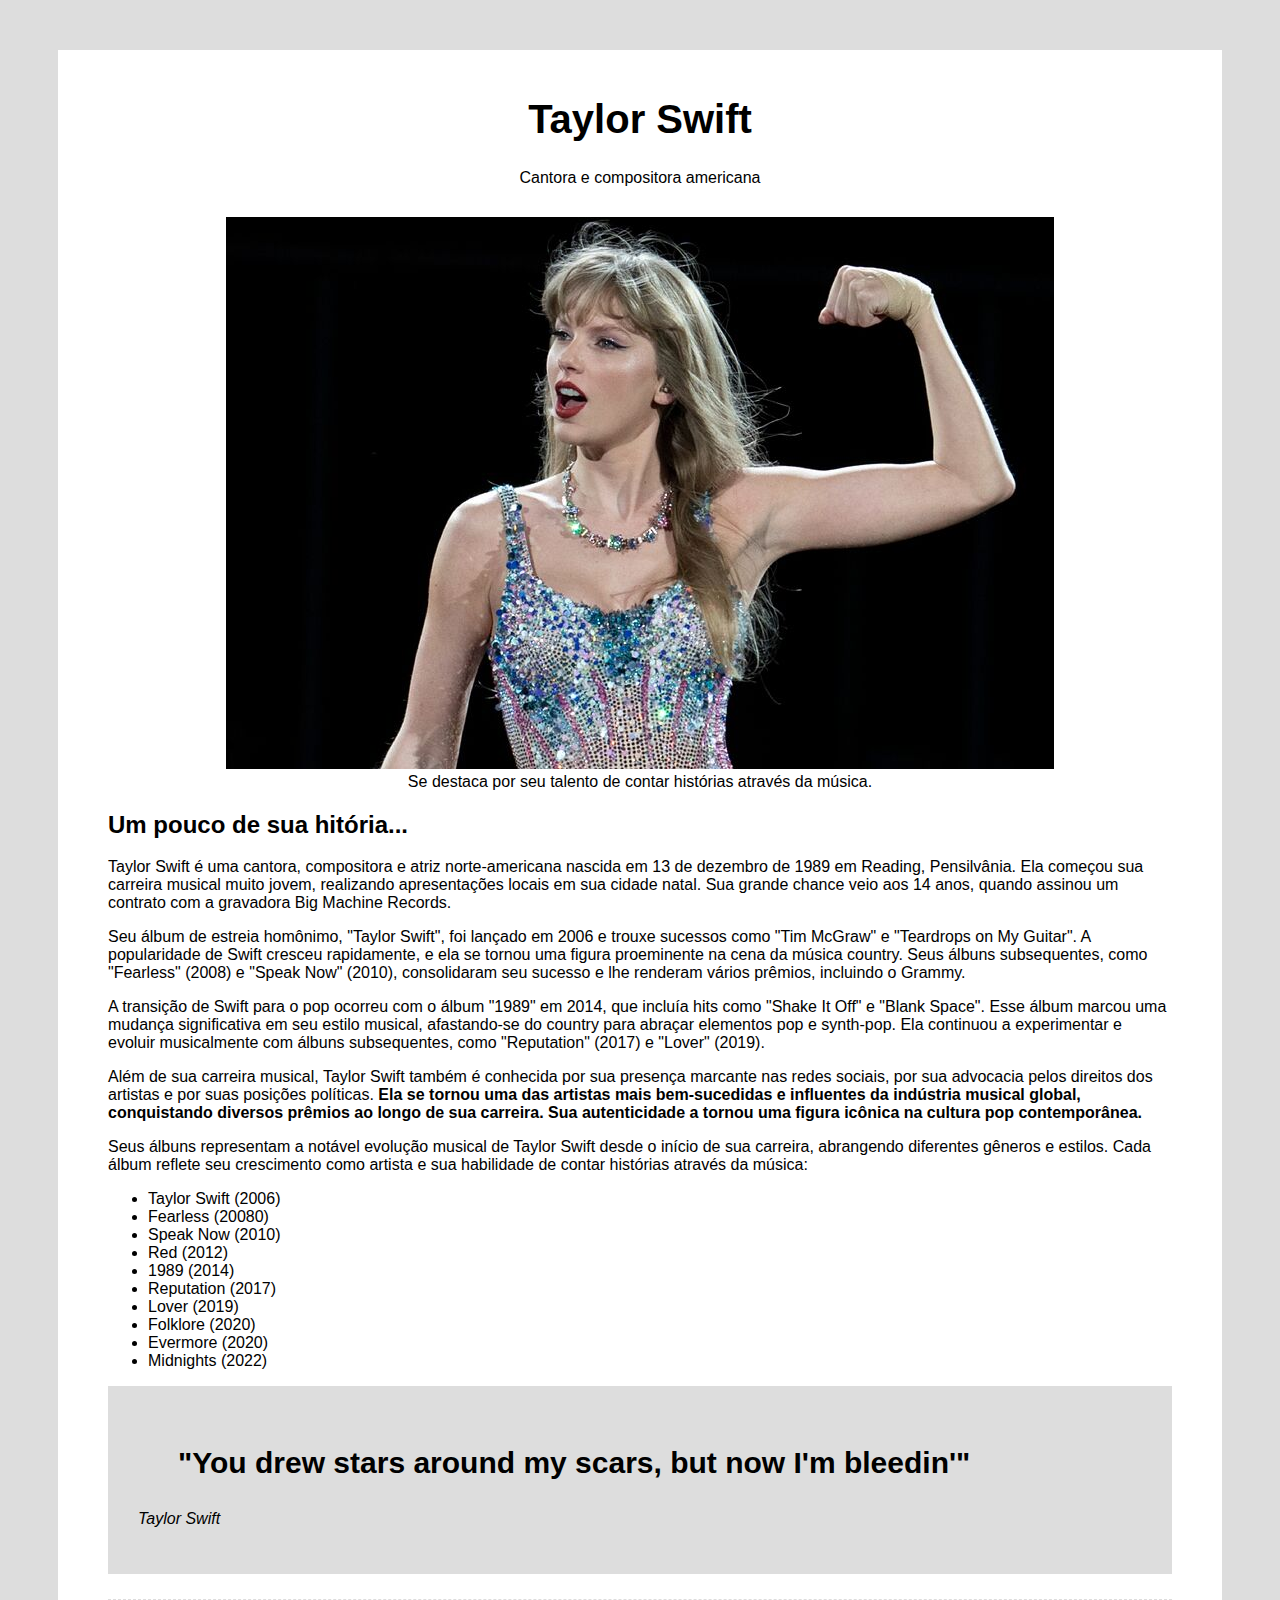
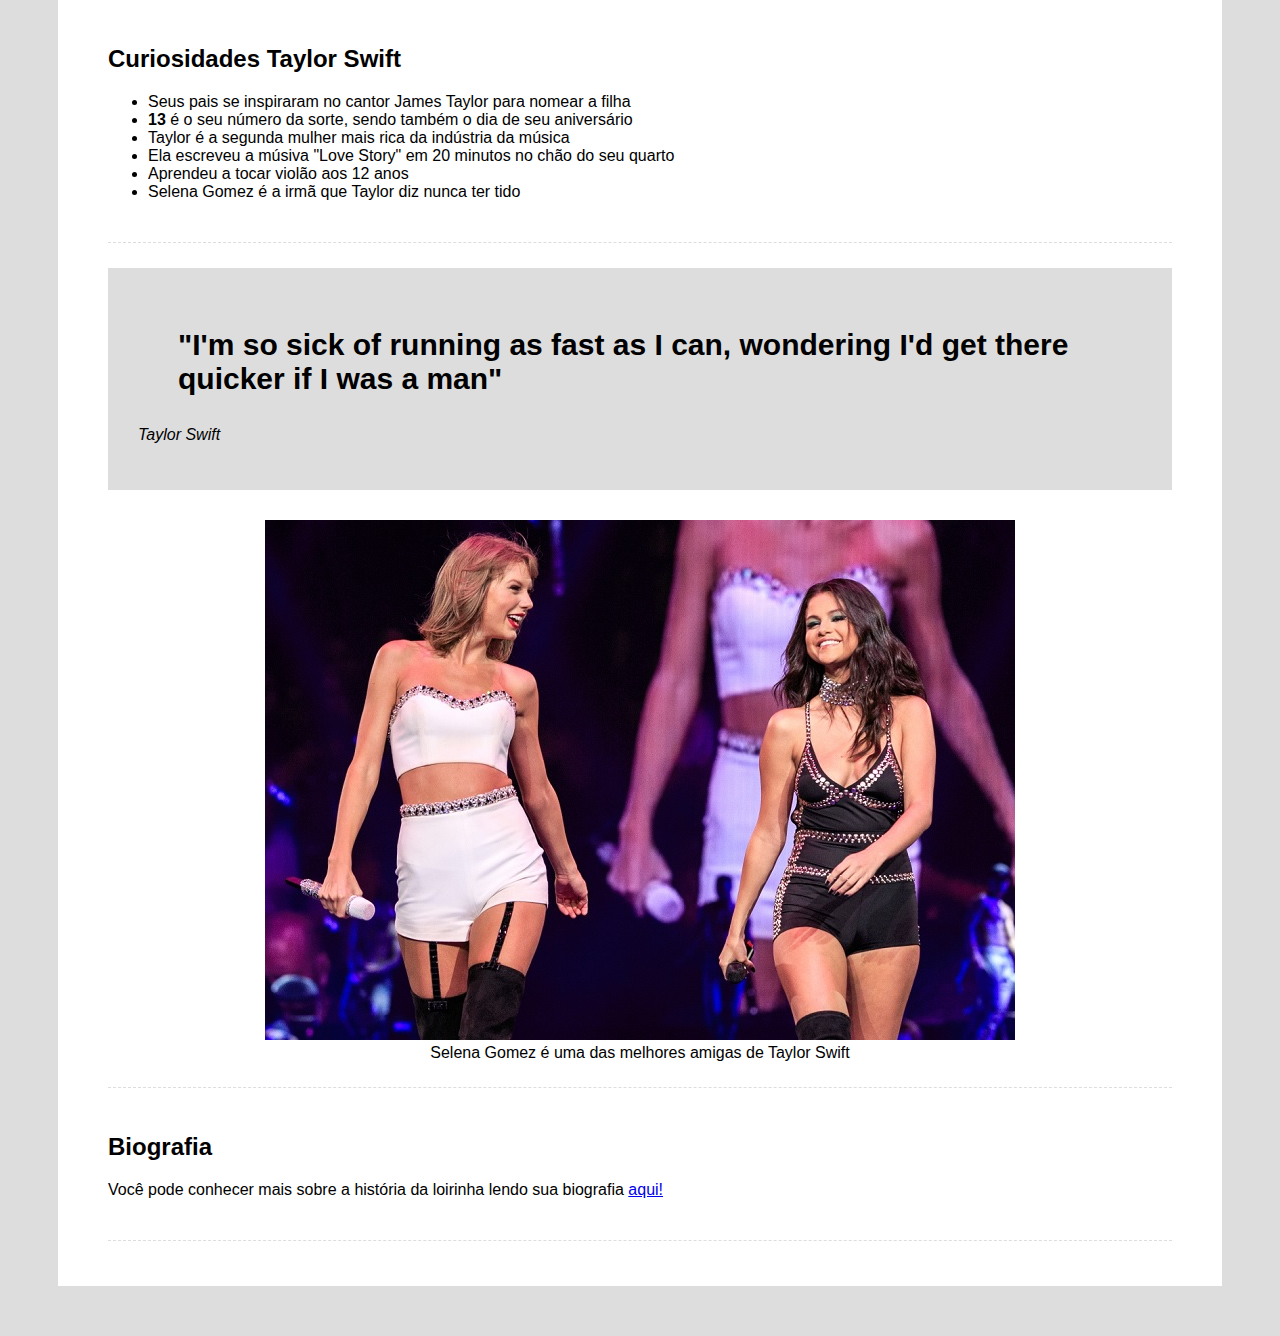
<file: Projeto1/index.html>
<!DOCTYPE html>
<html lang="en">
<head>
    <meta charset="UTF-8">
    <meta name="viewport" content="width=device-width, initial-scale=1.0">
    <title>Taylor Swift</title>
    <link rel="stylesheet" type="text/css" href="css/styles.css"/>
</head>
<body>
    <div class="container"> 
        <!--cabeçalho da pagina-->
        <div class="cabeçalho">
            <h1 class="titulo-principal">Taylor Swift</h1>
            <p class="paragrafo-principal">Cantora e compositora americana</p>
        </div>
        <!--imagem de destaque-->
        <div class="img-destaque">
            <figure>
                <img src="img/taylor.jpg" alt="taylor swift em um de seus shows">
                <figcaption>Se destaca por seu talento de contar histórias através da música.</figcaption>
            </figure>
        </div>
        <!--Biografia-->
        <div class="biografia">
            <h2>Um pouco de sua hitória...</h2>
            <p>
                Taylor Swift é uma cantora, compositora e atriz norte-americana nascida em 13 de dezembro de 1989 em Reading, Pensilvânia. Ela começou sua carreira musical muito jovem, realizando apresentações locais em sua cidade natal. Sua grande chance veio aos 14 anos, quando assinou um contrato com a gravadora Big Machine Records.
            </p>
            <p>
                Seu álbum de estreia homônimo, "Taylor Swift", foi lançado em 2006 e trouxe sucessos como "Tim McGraw" e "Teardrops on My Guitar". A popularidade de Swift cresceu rapidamente, e ela se tornou uma figura proeminente na cena da música country. Seus álbuns subsequentes, como "Fearless" (2008) e "Speak Now" (2010), consolidaram seu sucesso e lhe renderam vários prêmios, incluindo o Grammy.
            </p>
            <p>
                A transição de Swift para o pop ocorreu com o álbum "1989" em 2014, que incluía hits como "Shake It Off" e "Blank Space". Esse álbum marcou uma mudança significativa em seu estilo musical, afastando-se do country para abraçar elementos pop e synth-pop. Ela continuou a experimentar e evoluir musicalmente com álbuns subsequentes, como "Reputation" (2017) e "Lover" (2019).
            </p>
                
                
            <p>
                Além de sua carreira musical, Taylor Swift também é conhecida por sua presença marcante nas redes sociais, por sua advocacia pelos direitos dos artistas e por suas posições políticas. <span class= "destaque"> Ela se tornou uma das artistas mais bem-sucedidas e influentes da indústria musical global, conquistando diversos prêmios ao longo de sua carreira. Sua autenticidade a tornou uma figura icônica na cultura pop contemporânea.</span>
            </p>
            <p>
                Seus álbuns representam a notável evolução musical de Taylor Swift desde o início de sua carreira, abrangendo diferentes gêneros e estilos. Cada álbum reflete seu crescimento como artista e sua habilidade de contar histórias através da música: 
                <ul>
                    <li>Taylor Swift (2006)</li>
                <li>Fearless (20080)</li>
                <li>Speak Now (2010)</li>
                <li>Red (2012)</li>
                <li>1989 (2014)</li>
                <li>Reputation (2017)</li>
                <li>Lover (2019)</li>
                <li>Folklore (2020)</li>
                <li>Evermore (2020)</li>
                <li>Midnights (2022)</li> 
            </ul>
            </p>
        </div>
        <!--Primeira citação-->
        <div class="frase-container">
            <blockquote>"You drew stars around my scars, but now I'm bleedin'"</blockquote>
            <p>Taylor Swift</p>
        </div>
        <!--Curiosidades-->
        <div class="curiosidades-container">
            <h2>Curiosidades Taylor Swift</h2>
            <ul>
                <li>Seus pais se inspiraram no cantor James Taylor para nomear a filha</li>
                <li><span class= "destaque"> 13</span> é o seu número da sorte, sendo também o dia de seu aniversário</li>
                <li>Taylor é a segunda mulher mais rica da indústria da música</li>
                <li>Ela escreveu a músiva "Love Story" em 20 minutos no chão do seu quarto</li>
                <li>Aprendeu a tocar violão aos 12 anos</li>
                <li>Selena Gomez é a irmã que Taylor diz nunca ter tido</li>
            </ul>
        </div>
        <!--Segunda citação-->
        <div class="frase-container">
            <blockquote>"I'm so sick of running as fast as I can, wondering I'd get there quicker if I was a man"</blockquote>
            <p>Taylor Swift</p>
        </div>
        <!--Seunda imagem de destaque-->
        <div class="img-destaque">
            <figure>
                <img src="img/taylor-selena.jpg" alt="taylor swift e selena gomez">
                <figcaption>Selena Gomez é uma das melhores amigas de Taylor Swift</figcaption>
            </figure>
        </div>
        <!--Biografia-->
        <div class="biografia-container">
            <h2>Biografia</h2>
            <p>Você pode conhecer mais sobre a história da loirinha lendo sua biografia 
                <a href="https://www.amazon.com.br/Tay-Hist%C3%B3ria-Taylor-Swift-Parker/dp/8537009938/ref=asc_df_8537009938/?tag=googleshopp00-20&linkCode=df0&hvadid=379713164568&hvpos=&hvnetw=g&hvrand=17209435385617498357&hvpone=&hvptwo=&hvqmt=&hvdev=c&hvdvcmdl=&hvlocint=&hvlocphy=9100073&hvtargid=pla-923014256081&psc=1&mcid=7a97cd5756573c59830a2cf3ef33980e">aqui!</a>
            </p>
        </div>
    </div>
</body>
</html>
</file>
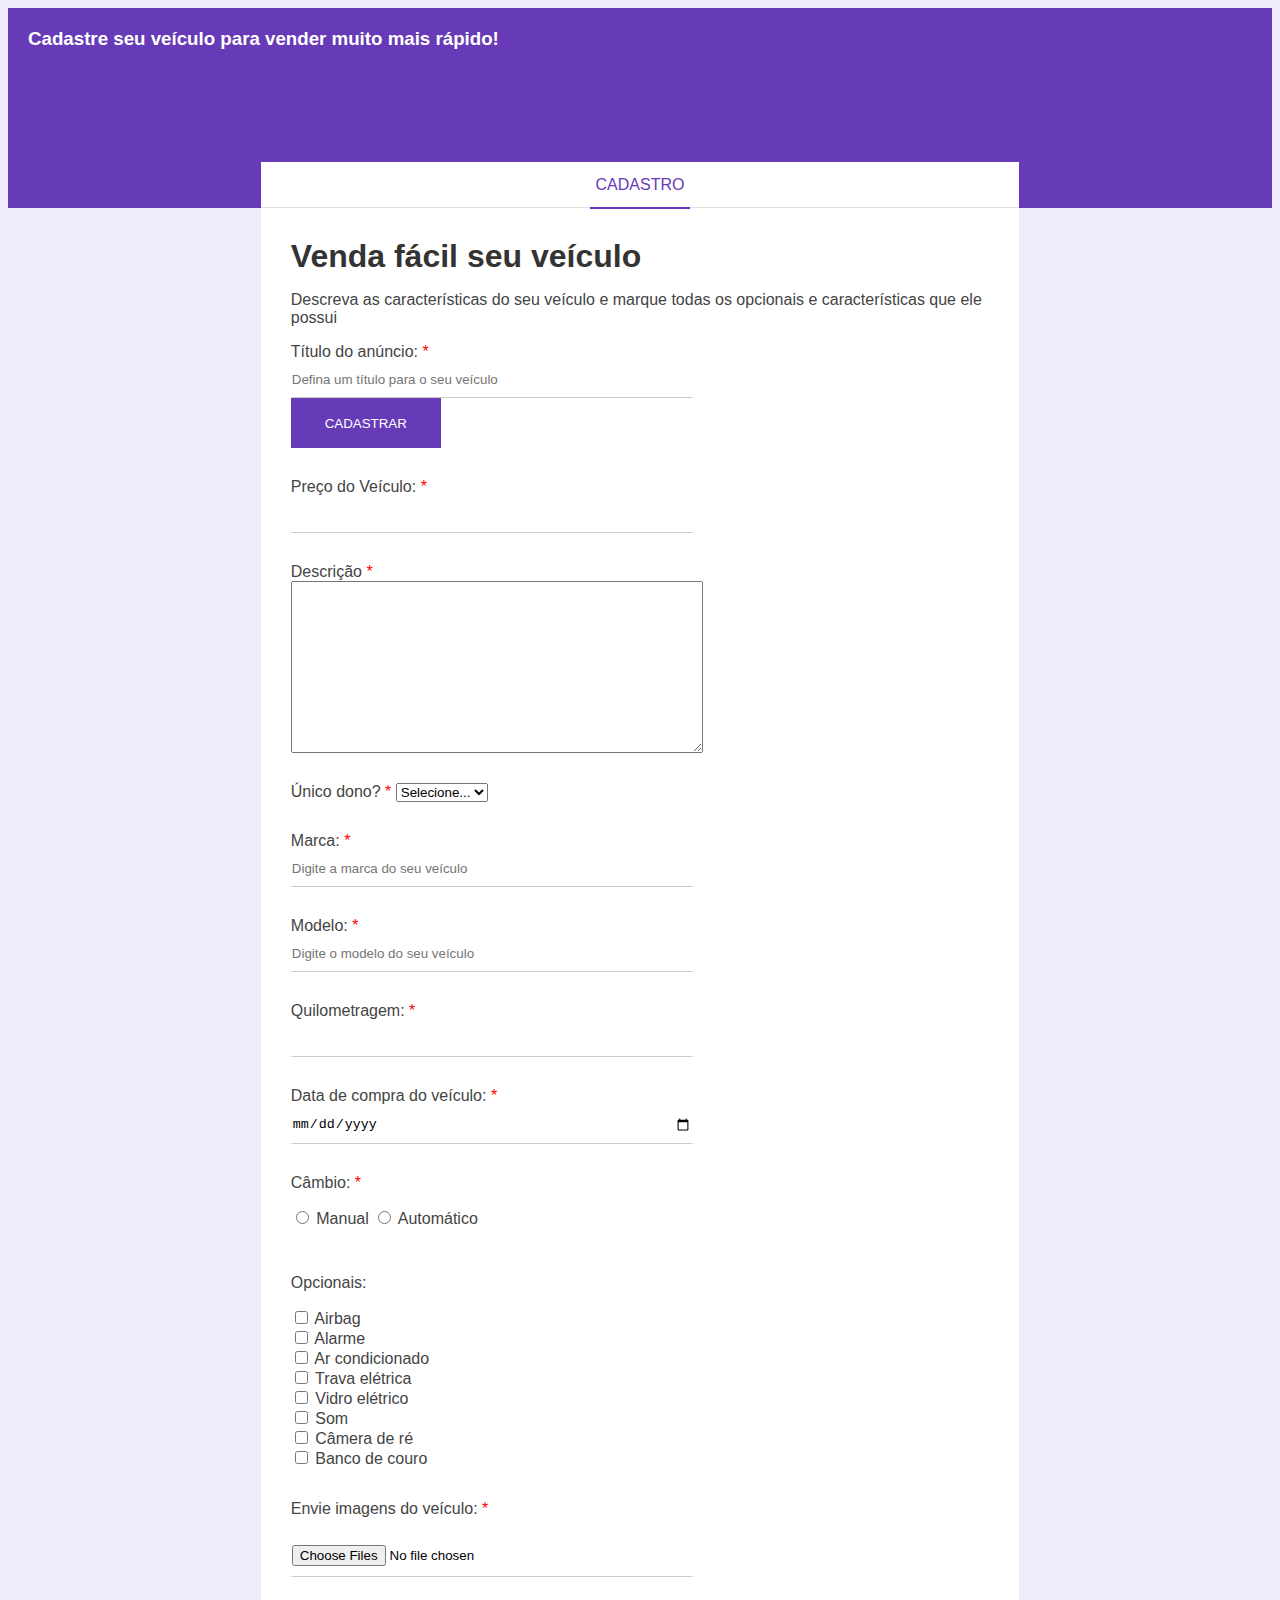
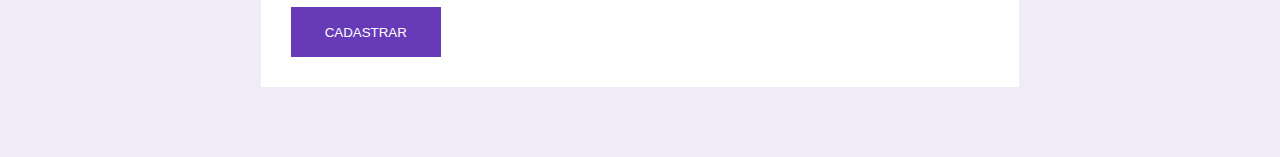
<file: Projeto2/index.html>
<!DOCTYPE html>
<html lang="en">
<head>
    <meta charset="UTF-8">
    <meta name="viewport" content="width=device-width, initial-scale=1.0">
    <title>Cadastro de Veículos</title>
    <link rel="stylesheet" type="text/css" href="css/styles.css"> </link>
</head>
<body>
    <div class="container">
        <div class="header">
            <h3>Cadastre seu veículo para vender muito mais rápido!</h3>
        </div>
        <div class="form-container">
            <div class="form-header">
                <p>Cadastro</p>
            </div>
            <div class="form-body">
                <h1 class="form-title">Venda fácil seu veículo</h1>
                <p>Descreva as características do seu veículo e marque todas os opcionais e características que ele possui</p>
                <form>
                    <div class="box-input">
                         <label for="title">
                            Título do anúncio: 
                            <span class="required-field">*</span> 
                        </label>
                         <input type="text" name="title" id="title" class="block" 
                         placeholder="Defina um título para o seu veículo" 
                         minlength="1" maxlength="30" required> 
                         <input type="submit" class="btn-submit" value="Cadastrar"> 
                    </div>
                    <div class="box-input">
                        <label for="price">
                            Preço do Veículo:
                            <span class="required-field">*</span>
                        </label>
                        <input type="number" id="price" name="price" class="block" required>
                    </div>
                    <div class="box-input">
                        <label for="description">
                            Descrição 
                            <span class="required-field">*</span>
                        </label>
                        <textarea 
                        name="description" 
                        id="description" 
                        class="block"
                        cols="30"
                        rows="10"
                        required
                        placeholder="Descreva seu veículo"
                        >
                        </textarea>
                    </div>
                    <div class="box-input">
                       <label for="unique-owner">
                           Único dono?
                           <span class="required-field">*</span>
                       </label>
                       <select name="uninque-owner" id="unique-owner" required>
                           <option value="">Selecione...</option>
                           <option value="1">Sim</option>
                           <option value="0">Não</option>
                       </select>
                    </div>
                    <div class="box-input">
                        <label for="brand">
                           Marca: 
                           <span class="required-field">*</span> 
                       </label>
                        <input type="text" name="brand" id="brand" class="block" 
                        placeholder="Digite a marca do seu veículo" required> 
                   </div>
                   <div class="box-input">
                       <label for="model">
                          Modelo:
                          <span class="required-field">*</span> 
                       </label>
                       <input type="text" name="model" id="model" class="block" 
                       placeholder="Digite o modelo do seu veículo" required> 
               </div>
               <div class="box-input">
                       <label for="mileage">
                          Quilometragem:
                          <span class="required-field">*</span> 
                      </label>
                      <input type="number" name="mileage" id="mileage" class="block" required>  
               </div>
               <div class="box-input">
                      <label for="purchase-date">
                          Data de compra do veículo:
                          <span class="required-field">*</span> 
                      </label>
                      <input 
                      type="date" 
                      name="purchase-date" 
                      id="purchase-date" 
                      class="block" 
                      required
                      > 
                 </div>
                   <div class="box-input">
                      <p>Câmbio: 
                        <span class="required-field">*</span>
                      </p>
                      <input type="radio" name="gear" id="manual"> 
                      <label for="manual">Manual</label>

                      <input type="radio" name="gear" id="auto"> 
                      <label for="auto">Automático</label>
                   </div>
                   <div class="optional-box">
                      <p>Opcionais:</p>
                      <ul class="optional-list">
                         <li>
                            <input type="checkbox" id="airbag" name="optional[]" value="airbag" >
                            <label for="airbag">Airbag</label>
                         </li>

                         <li>
                            <input type="checkbox" id="alarm" name="optional[]" value="alarm" >
                            <label for="alarm">Alarme</label>
                         </li>

                         <li>
                            <input type="checkbox" id="ac" name="optional[]" value="ac" >
                            <label for="ac">Ar condicionado</label>
                         </li>

                         <li>
                            <input type="checkbox" id="eletric-lock" name="optional[]" value="eletric-lock" >
                            <label for="eletric-lock">Trava elétrica</label>
                         </li>

                         <li>
                            <input type="checkbox" id="eletric-window" name="optional[]" value="eletric-window" >
                            <label for="eletric-window">Vidro elétrico</label>
                         </li>

                         <li>
                            <input type="checkbox" id="speakers" name="optional[]" value="speakers" >
                            <label for="speakers">Som</label>
                         </li>

                         <li>
                            <input type="checkbox" id="reverse-camera" name="optional[]" value="reverse-camera" >
                            <label for="reverse-camera">Câmera de ré</label>
                         </li>

                         <li>
                            <input type="checkbox" id="leather-seat" name="optional[]" value="leather-seat" >
                            <label for="leather-seat">Banco de couro</label>
                         </li>
                      </ul>
                   </div>
                   <div class="box-input">
                      <p>Envie imagens do veículo: 
                        <span class="required-field">*</span>
                      </p>
                      <input 
                      type="file" 
                      multiple acccept="image/png, image/jpeg" 
                      id="images"
                      name="images"
                      required
                      >
                   </div>
                   <input type="submit" class="btn-submit" value="Cadastrar">
                </form>
            </div>
        </div>
    </div>
</body>
</html>
</file>
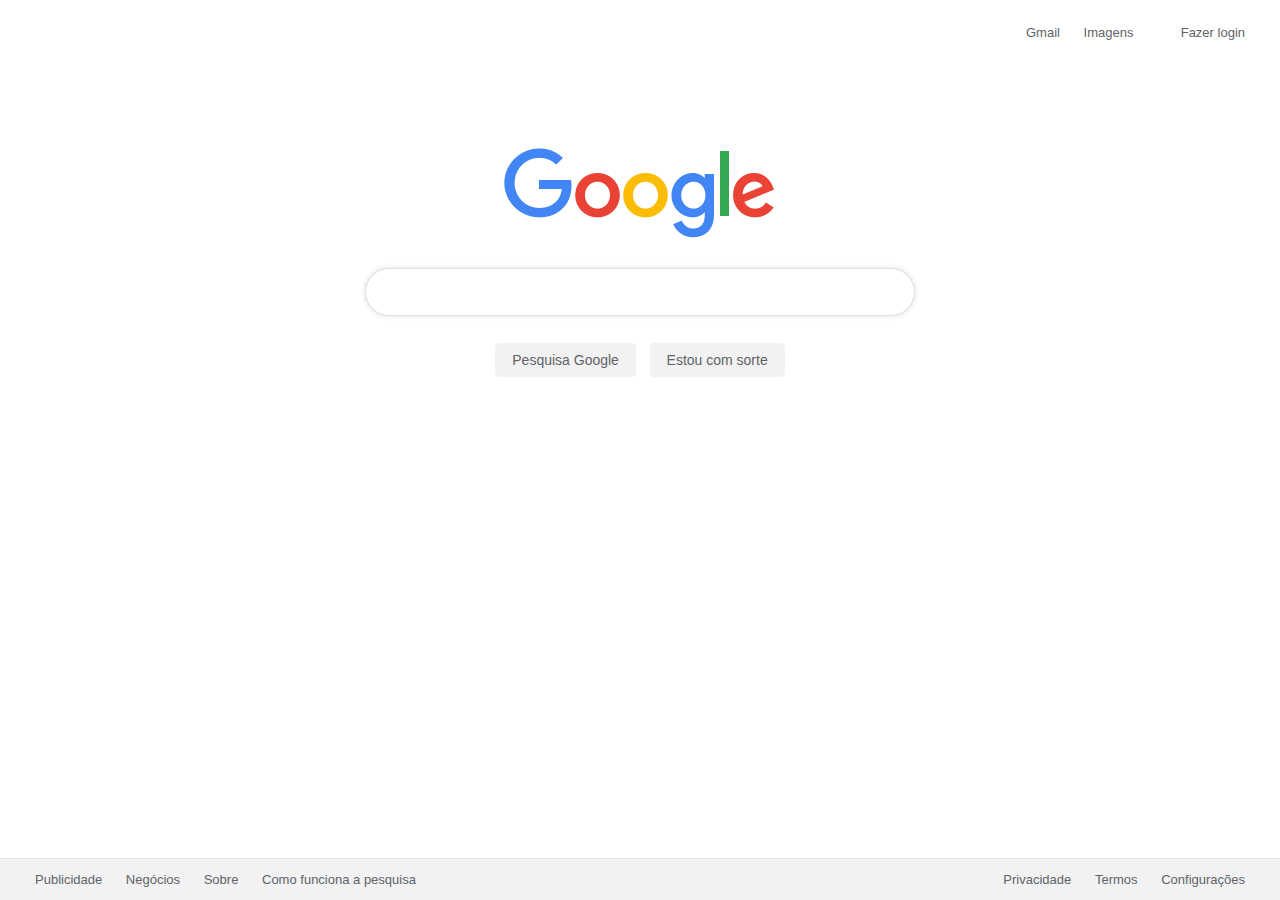
<file: Projeto4/index.html>
<!DOCTYPE html>
<html lang="pt-br">
<head>
    <meta charset="UTF-8">
    <title>Google</title>
    <link rel="shortcut icon" href="img/favicon.ico">
    <!-- Font Icon -->
    <link rel="stylesheet" href="https://cdn.linearicons.com/free/1.0.0/icon-font.min.css">
    <!-- CSS -->
    <link rel="stylesheet" href="css/styles.css">
    
</head>
<body>
    <header>
        <nav id="navbar">
            <ul class="nav-list" id="social-bar">
                <li><a href="#">Gmail</a></li>
                <li><a href="#">Imagens</a></li>
                <li>
                    <a href="#"><span class="lnr lnr-list"></span></a>
                </li>
                <li><a href="#">Fazer login</a></li>
            </ul>
        </nav>
    </header>
    <main id="body">
        <img src="img/google_logo.png" id="google-logo" alt="Google Logo">
        <form action="">
            <div id="input-box">
                <input type="text" id="search-input" name="search">
                <span class="lnr lnr-magnifier" id="search-icon"></span>
                <span class="lnr lnr-keyboard" id="keyboard-icon"></span>
                <span class="lnr lnr-mic" id="mic-icon"></span>
            </div>
            <div>
                <input type="submit" name="btn-search" value="Pesquisa Google">
                <input type="submit" name="btn-luck" value="Estou com sorte">
            </div>
        </form>
    </main>
    <footer>
        <ul id="left-bar" class="nav-list">
            <li><a href="#">Publicidade</a></li>
            <li><a href="#">Negócios</a></li>
            <li><a href="#">Sobre</a></li>
            <li><a href="#">Como funciona a pesquisa</a></li>
        </ul>
        <ul id="right-bar" class="nav-list">
            <li><a href="#">Privacidade</a></li>
            <li><a href="#">Termos</a></li>
            <li><a href="#">Configurações</a></li>
        </ul>
    </footer>
</body>
</html>
</file>
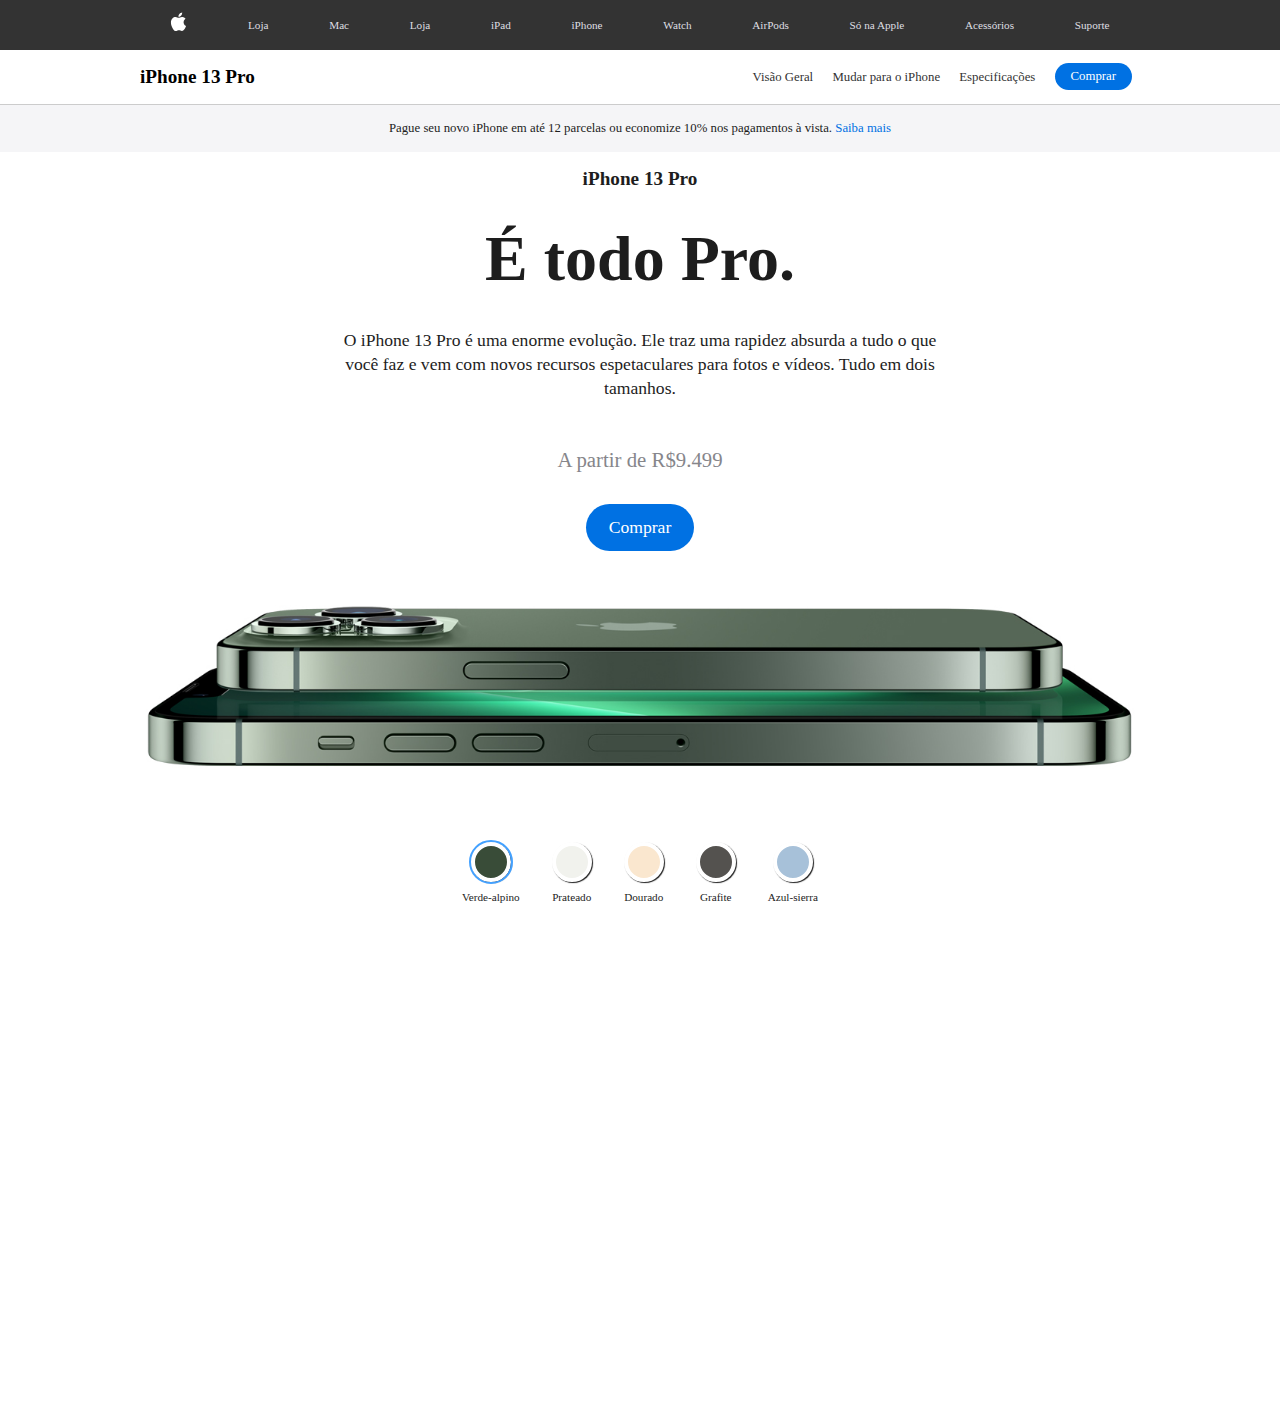
<file: Projeto6/index.html>
<!DOCTYPE html>
<html lang="en">
<head>
    <meta charset="UTF-8">
    <meta name="viewport" content="width=device-width, initial-scale=1.0">
    <title>iphone 13 Pro</title>
    <link rel="stylesheet" href="css/styles.css">
    <script src="js/scripts.js" defer></script>
</head>
<body>
    <header>
        <nav>
            <ul id="navbar">
                <li id="logo">
                    <a href="#">
                        <img src="img/logo_apple.svg" alt="Apple Store">
                    </a>
                </li>
                <li>
                    <a href="#">
                        Loja
                    </a>
                </li>
                <li>
                    <a href="#">
                        Mac
                    </a>
                </li>
                <li>
                    <a href="#">
                        Loja
                    </a>
                </li>
                <li>
                    <a href="#">
                        iPad
                    </a>
                </li>
                <li>
                    <a href="#">
                        iPhone
                    </a>
                </li>
                <li>
                    <a href="#">
                        Watch
                    </a>
                </li>
                <li>
                    <a href="#">
                        AirPods
                    </a>
                </li>
                <li>
                    <a href="#">
                        Só na Apple
                    </a>
                </li>
                <li>
                    <a href="#">
                        Acessórios
                    </a>
                </li>
                <li>
                    <a href="#">
                        Suporte
                    </a>
                </li>
            </ul>
        </nav>
        <div id="bottom-header">
            <div id="bottom-header-inner">
                <h3>iPhone 13 Pro</h3>
                <div id="bottom-header-links">
                    <a href="#">Visão Geral</a>
                    <a href="#">Mudar para o iPhone</a>
                    <a href="#">Especificações</a>
                    <a href="#" class="btn">Comprar</a>
                </div>
            </div>
        </div>
    </header>
    <div id="ribbon">
        <p>
            Pague seu novo iPhone em até 12 parcelas ou economize 10% nos pagamentos 
            à vista. <a href="#">Saiba mais</a>
        </p>
    </div>
    <main id="main-content">
        <h1 id="title">iPhone 13 Pro</h1>
    <p id="subtitle">É todo Pro.</p>
    <p id="description">O iPhone 13 Pro é uma enorme evolução. Ele traz uma rapidez absurda a tudo 
    o que você faz e vem com novos recursos espetaculares para fotos e vídeos. 
    Tudo em dois tamanhos.
    </p>
    <p id="price">A partir de R$9.499</p>
    <a href="#" class="btn">Comprar</a>
    <img src="img/iphone_green.jpg" alt="iPhone 13 Pro" id="product-image">
    <div id="image-picker">
        <ul>
            <li id="green">
                <span class="color selected"></span>
                <span class="description">Verde-alpino</span>
            </li>
            <li id="silver">
                <span class="color"></span>
                <span class="description">Prateado</span>
            </li>
            <li id="golden">
                <span class="color"></span>
                <span class="description">Dourado</span>
            </li>
            <li id="grafite">
                <span class="color"></span>
                <span class="description">Grafite</span>
            </li>
            <li id="blue">
                <span class="color"></span>
                <span class="description">Azul-sierra</span>
            </li>
        </ul>
    </div>
    </main>
</body>
</html>
</file>
<file: Projeto1/css/styles.css>
html {
    font-family: Helvetica;
    background-color: #DDD;
}

.container {
    max-width: 1200px;
    position: relative;
    margin-left: auto;
    margin-right: auto;
    padding: 20px 50px;
    margin: 50px;
    background-color: #FFF;
}

.destaque {
    font-weight: bold;
}

/* cabeçalho */

.cabeçalho {
    text-align: center;
}

.titulo-principal {
    font-size: 40px;
}

.paragrafo-principal {
    font-size: italic;
}

/* corpo o site */

.img-destaque {
    text-align: center;
    margin-top: 30px;
}

/* biografia container*/

.biografia-container {
    padding: 25px 0;
    margin: 25px 0;
    border-top: 1px dashed #DDD;
    border-bottom: 1px dashed #DDD;
}

/* citações*/

.frase-container {
    background-color: #DDD;
    padding: 30px;
}

.frase-container blockquote {
    font-size: 30px;
    font-weight: 600;
}

.frase-container p {
    font-style: italic;
}

/* curiosidades */

.curiosidades-container {
    padding: 25px 0;
    margin: 25px 0;
    border-top: 1px dashed #DDD;
    border-bottom: 1px dashed #DDD;
}

/* .curiosidades-container {
    height: 150px;   
} */
</file>
<file: Projeto4/css/styles.css>
/* Geral */
body {
    font-family: Arial, sans-serif;
    font-size: 13px;
    margin: 0
}

/* Barra de navegação */
#navbar {
    margin-top: 20px;
}

.nav-list {
    padding: 0 25px;
}

.nav-list li {
    display: inline-block;
    list-style: none;
    padding: 5px 10px;
}

.nav-list li a {
    color: #5F6368;
    text-decoration:none;
}

.nav-list li a:hover {
    text-decoration: underline;
}

#social-bar {
    text-align: right;
}

/* Corpo do Site */
#body {
    text-align: center;
}

#google-logo {
    padding-top: 7%;
    margin-bottom: 25px;
}

#input-box {
    width: 43vw; /*view width */
    height:60px;
    position: relative;
    margin-left: auto;
    margin-right: auto;
}

#search-input {
    height:48px;
    border-radius: 24px;
    width: 100%;
    box-sizing: border-box;
    font-size: 16px;
    padding: 0 50px;
    border: 1px solid #DFDFDF;
    box-shadow: 0px 0px 5px #DDD;
}

#search-icon, #keyboard-icon, #mic-icon {
    position: absolute;
    top: 15px;
    font-size: 18px;
}

#search-icon {
    left: 20px;
}

#keyboard-icon {
    right:55px;
}

#mic-icon {
    right: 20px;
}

#body input[type="submit"] {
    background-color: #F2F2F2;
    border: 1px solid #F2F2F2;
    border-radius: 4px;
    color: #5F6368;
    height: 34px;
    padding: 0 16px;
    font-size: 14px;
    margin: 15px 5px;
    cursor: pointer;
}

#body input[type="submit"]:hover {
    color: #333;
    border-color: #333;
}

/* Footer */
footer {
    position: absolute;
    display: block;
    box-sizing: border-box;
    bottom: 0;
    height:42px;
    width:100%;
    background-color: #F2F2F2;
    border-top: 1px solid #E4E4E4;
}

#left-bar, #right-bar {
    display: inline-block;
    margin-top: 8px;
    margin-bottom: 0;
}
#right-bar {
    position: absolute;
    right: 0;
}
</file>
<file: Projeto6/css/styles.css>
/* Geral */
* {
    margin: 0;
    padding: 0;
    font-family: verdana;
}

ul {
    list-style: none;
}

a {
    text-decoration: none;
}

/* navbar */
header nav {
    background-color: #333;
}

#navbar {
    display: flex;
    justify-content: space-around;
    align-items: center;
    font-size: 0.7rem;
    padding: 0 1rem;
    max-width: 1000px;
    margin: 0 auto;
}

#navbar a {
    color: #dfdfe2;
    transition: 0.4s;
}

#navbar a:hover {
    color: #fff;
}

#bottom-header {
    font-size: .8rem;
    padding: 1rem;
    border-bottom: 1px solid #ccc;
}

#bottom-header h3 {
    font-size: 1.2rem;
}

#bottom-header a {
    color: #333
}

#bottom-header-inner {
    max-width: 1000px;
    margin: 0 auto;
    display: flex;
    justify-content: space-between;
    align-items: center;
}

#bottom-header-inner a {
    margin: 0 0.5rem;
}

#bottom-header-inner .btn, .btn {
    background-color: #0071e3;
    border-radius: 10rem;
    padding: 0.4rem 1rem;
    color: #fff;
}

/* Conteúdo */
#ribbon {
    text-align: center;
    padding: 1rem;
    background-color: #f5f5f7;
    color: #1d1d1d;
    font-size: 0.8rem;
}

#ribbon a {
    color: #0071e3;
}

#main-content {
    text-align:center;
    color: #1d1d1d;
    display: flex;
    flex-direction: column;
    justify-content: center;
}

#main-content #title {
    margin: 1rem;
    font-size: 1.2rem;
}

#main-content #subtitle {
    margin: 1rem;
    font-size: 4rem;
    font-weight: bold;
}

#main-content #description {
    max-width: 600px;
    margin: 1rem auto;
    font-size: 1.1rem;
    line-height: 1.5rem;
}

#main-content #price {
    font-size: 1.3rem;
    color: #86868b;
    margin: 2rem;
}

#main-content .btn {
    font-size: 1.1rem;
    padding: 0.8rem 1.4rem;
    align-self: center;
}

#main-content #product-image {
    max-width: 1000px;
    margin: 3rem auto;
    opacity: 1;
    transition: .5s;
}

#main-content #product-image.changing {
    opacity: 0.5;
}

#image-picker {
    margin-bottom: 500px;
}

#image-picker ul {
    display: flex;
    justify-content: center;
}

#image-picker li {
    margin: 1rem;
    display: flex;
    flex-direction: column;
    align-items: center;
    cursor: pointer;
}

#image-picker li .color {
    width: 2rem;
    height: 2rem;
    border-radius: 50%;
    box-shadow: 1px 1px 1px;
    border: 4px solid #fff;
    pointer-events: none;
}

#image-picker li .description {
    font-size: 0.7rem;
    color: #1d1d1d;
    margin-top: 0.6rem;
}

#green .color {
    background-color: #394c38
}

#silver .color {
    background-color: #f1f2ed
}

#golden .color {
    background-color: #fae7cf
}

#grafite .color {
    background-color: #54524f
}

#blue .color {
    background-color: #a7c1d9
}

.selected {
    outline: 2px solid #43a1ff;
}
</file>
<file: Projeto2/css/styles.css>
/*reset*/
body {
    marign:0;
    padding:0;
    font-family: Arial, Helvetica, sans-serif;
    background-color: #F0EBF8;
}

h1, h2, h3, h4, h5 {
    color: #333;
}

p, label {
    color: #444;
}

input {
    border: 1px solid transparent;
    border-bottom: 1px solid #CCC;
    padding: 10px 0px;
}

input[type=text], input[type=number], input[type=date], input[type=file] {
    width: 400px;
}

textarea {
    padding: 10px 5px;
    width: 400px;
}

/*cabeçalho da página*/
.header{
    height: 160px;
    padding: 20px;
    background-color: #673AB7;
}

.header h3 {
    color: #FFF;
    margin-top: 0;
}

/*container do formulário*/
.form-container {
    background-color: #FFF;
    width: 60%;
    margin-left: auto;
    margin-right: auto;
    position: relative;
    top: -62px;
}
/*cabeçalho do formulário*/
.form-header {
    border-bottom: 1px solid #DFDFDF;
    height: 45px;
}

.form-header p {
    color:#673AB7;
    border-bottom: 2px solid #673AB7;
    width: 100px;
    text-align: center;
    margin-right: auto;
    margin-left: auto;
    text-transform: uppercase;
    height: 45px;
    line-height: 45px;
}

/*corpo formulário*/
.form-body {
    padding: 30px;
}

.form-title {
    margin: 0;
}

.required-field {
    color: red;
}

.box-input {
    margin-bottom: 30px;
}

.block {
    display: block;
}

.optional-box {
    display: inline-block;
    margin-right: 30px;
}

.optional-list {
    padding-left: 0;
}

.optional-list li{
    list-style: none;
}

.btn-submit {
    background-color: #673AB7;
    color: #FFF;
    border: 2px solid transparent;
    width: 150px;
    height: 50px;
    text-transform: uppercase;
    cursor: pointer;
    transition: .5s;
}

.btn-submit:hover {
    background-color: #FFF;
    border-color: #673AB7;
    color:#673AB7;
}
</file>
